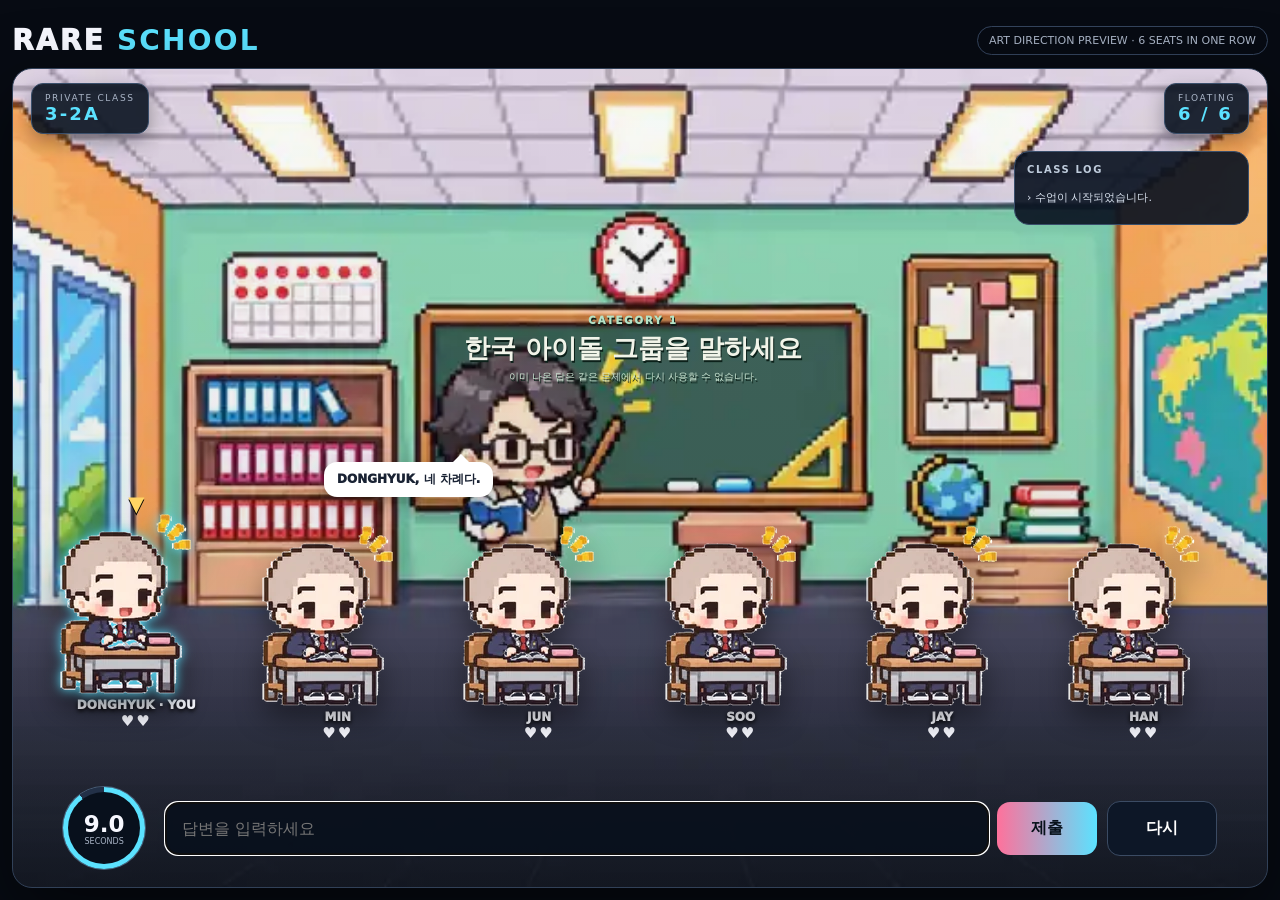
<file: art-preview.html>
<!doctype html>
<html lang="ko">
<head>
<meta charset="utf-8">
<meta name="viewport" content="width=device-width,initial-scale=1">
<title>RARE SCHOOL · Art Preview</title>
<style>
:root{--bg:none;--student:none;--ink:#f7f8ff;--muted:#aab5c7;--panel:#0c1422e8;--line:#34445d;--cyan:#5be2ff;--pink:#ff719b;--gold:#ffd463;--bad:#ff605f}
*{box-sizing:border-box}html,body{margin:0;background:#070b13;color:var(--ink);font-family:Inter,system-ui,-apple-system,"Segoe UI",sans-serif}
body{min-height:100vh}button,input{font:inherit}
.wrap{max-width:1536px;margin:auto;padding:12px}
.top{display:flex;justify-content:space-between;align-items:center;height:56px}.brand{font-size:28px;font-weight:1000;letter-spacing:.08em}.brand b{color:var(--cyan)}.chip{font-size:11px;color:var(--muted);border:1px solid var(--line);padding:7px 11px;border-radius:999px}
.stage{position:relative;min-height:820px;border:1px solid #314158;border-radius:20px;overflow:hidden;background-image:linear-gradient(180deg,rgba(5,8,13,.02),rgba(5,8,13,.13)),var(--bg);background-size:cover;background-position:center top;box-shadow:0 28px 75px #0008}
.stage:after{content:"";position:absolute;left:0;right:0;bottom:0;height:30%;background:linear-gradient(transparent,rgba(4,7,12,.56));pointer-events:none}
.roomhud{position:absolute;z-index:10;left:18px;right:18px;top:14px;display:flex;justify-content:space-between;pointer-events:none}.hudbox{background:#0a1321e6;border:1px solid #3a4f6b;border-radius:12px;padding:9px 13px;box-shadow:0 8px 20px #0005}.hudbox small{display:block;color:var(--muted);font-size:9px;letter-spacing:.18em}.hudbox b{font-size:18px;letter-spacing:.12em;color:var(--cyan)}
.boardText{position:absolute;z-index:5;left:33.7%;top:26.5%;width:31.5%;min-height:128px;padding:13px 18px;text-align:center;display:grid;align-content:center;color:#f1f4e9;text-shadow:1px 2px #0c211a}.boardText small{font-size:10px;color:#b5e2c6;letter-spacing:.2em;font-weight:1000}.boardText h1{font-size:clamp(18px,2vw,30px);line-height:1.24;margin:7px 0 5px}.boardText p{font-size:10px;color:#cce6d4;margin:0}
.teacherGlow{position:absolute;z-index:4;left:31%;top:30%;width:180px;height:230px;border-radius:50%;background:radial-gradient(circle,rgba(255,70,70,0),transparent 70%);transition:.2s;pointer-events:none}.teacherGlow.warn{background:radial-gradient(circle,rgba(255,145,64,.22),transparent 72%)}.teacherGlow.angry{background:radial-gradient(circle,rgba(255,50,50,.52),transparent 72%);animation:pulse .35s infinite alternate}
.bubble{position:absolute;z-index:11;left:24.8%;top:48%;padding:9px 13px;border-radius:13px;background:#fff;color:#192233;font-size:12px;font-weight:1000;box-shadow:0 7px 18px #0004}.bubble:after{content:"";position:absolute;right:24px;top:-8px;border:8px solid transparent;border-bottom-color:#fff;border-top:0}
.students{position:absolute;z-index:7;left:2.2%;right:2.2%;bottom:145px;display:grid;grid-template-columns:repeat(6,minmax(0,1fr));gap:10px;align-items:end}.seat{position:relative;text-align:center;transition:.18s;min-width:0}.sprite{width:min(100%,180px);aspect-ratio:180/189;background-image:var(--student);background-size:contain;background-position:center bottom;background-repeat:no-repeat;margin:auto;filter:drop-shadow(0 15px 14px #0006);transition:.16s}.seat.active{transform:translateY(-12px)}.seat.active .sprite{filter:drop-shadow(0 0 6px var(--cyan)) drop-shadow(0 15px 14px #0007)}.seat.active:before{content:"▼";position:absolute;left:50%;transform:translateX(-50%);top:-20px;color:var(--gold);font-size:21px;text-shadow:0 2px #000;animation:bob .55s infinite alternate}.seat.warn .sprite{filter:sepia(.16) saturate(1.45) hue-rotate(-12deg) drop-shadow(0 0 7px #ff9469)}.seat.panic .sprite{filter:sepia(.32) saturate(2.1) hue-rotate(-22deg) drop-shadow(0 0 11px #ff4b52)}.seat.timeout{animation:shake .13s linear 7}.seat.dead{opacity:.28;filter:grayscale(1)}.name{margin-top:-3px;font-size:12px;font-weight:1000;text-shadow:0 2px 4px #000}.life{font-size:15px;letter-spacing:2px}
.answerResult{position:absolute;z-index:12;left:50%;transform:translateX(-50%);bottom:238px;min-width:280px;text-align:center;background:#0a1220e8;border:1px solid #3d526e;border-radius:15px;padding:10px 18px;opacity:0;transition:.18s}.answerResult.show{opacity:1;transform:translateX(-50%) translateY(-5px)}.answerResult b{font-size:19px}.answerResult small{display:block;margin-top:3px;color:var(--muted)}
.dock{position:absolute;z-index:12;left:4%;right:4%;bottom:18px;display:grid;grid-template-columns:92px 1fr 110px;gap:10px;align-items:center}.timer{width:82px;height:82px;border-radius:50%;padding:5px;background:conic-gradient(var(--cyan) var(--pct,100%),#223047 0);box-shadow:0 0 0 1px #4a607b}.timer>div{width:72px;height:72px;border-radius:50%;background:#08101c;display:grid;place-items:center;text-align:center}.timer b{font-size:23px}.timer small{display:block;font-size:8px;color:var(--muted)}.form{display:grid;grid-template-columns:1fr 100px;gap:8px}.form input{min-width:0;background:#08101ce8;border:1px solid #3b506b;color:#fff;padding:16px;border-radius:13px;font-size:16px}.form button,.reset{border:0;border-radius:13px;padding:16px;font-weight:1000}.form button{background:linear-gradient(90deg,var(--pink),var(--cyan));color:#07111a}.reset{background:#0d1727;color:#fff;border:1px solid #3b4b63}
.sideLog{position:absolute;z-index:11;right:18px;top:82px;width:235px;max-height:310px;overflow:auto;background:#0a1321e9;border:1px solid #3a4f6b;border-radius:15px;padding:12px}.sideLog h3{font-size:10px;letter-spacing:.16em;margin:0 0 8px;color:#bfccdc}.entry{font-size:11px;color:#d8e1ee;padding:7px 0;border-bottom:1px solid #ffffff12}.entry:last-child{border:0}
@keyframes bob{to{transform:translate(-50%,-6px)}}@keyframes pulse{to{transform:scale(1.15)}}@keyframes shake{0%{transform:translateX(-5px)}50%{transform:translateX(5px)}100%{transform:translateX(0)}}
@media(max-width:980px){.stage{min-height:760px;background-size:auto 620px;background-repeat:no-repeat;background-position:center top}.sideLog{display:none}.students{gap:2px;left:0;right:0}.sprite{width:min(100%,145px)}.boardText{left:32%;width:36%}}
@media(max-width:650px){.wrap{padding:6px}.stage{min-height:720px}.boardText{left:29%;width:43%;top:25.5%}.boardText h1{font-size:16px}.bubble{left:13%;top:47%}.students{bottom:150px}.name{font-size:9px}.life{font-size:11px}.dock{grid-template-columns:68px 1fr 76px;left:6px;right:6px}.timer{width:62px;height:62px}.timer>div{width:52px;height:52px}.timer b{font-size:17px}.form{grid-template-columns:1fr 72px}.form input,.form button,.reset{padding:12px 8px}}
</style>
</head><body>
<div class="wrap"><div class="top"><div class="brand">RARE <b>SCHOOL</b></div><div class="chip">ART DIRECTION PREVIEW · 6 SEATS IN ONE ROW</div></div>
<div class="stage" id="stage">
 <div class="roomhud"><div class="hudbox"><small>PRIVATE CLASS</small><b>3-2A</b></div><div class="hudbox"><small>FLOATING</small><b id="floating">6 / 6</b></div></div>
 <div class="boardText"><small id="category">CATEGORY 1</small><h1 id="question">한국 아이돌 그룹을 말하세요</h1><p>이미 나온 답은 같은 문제에서 다시 사용할 수 없습니다.</p></div>
 <div id="teacherGlow" class="teacherGlow"></div><div id="bubble" class="bubble">DONGHYUK, 네 차례다.</div>
 <div class="sideLog"><h3>CLASS LOG</h3><div id="log"><div class="entry">› 수업이 시작되었습니다.</div></div></div>
 <div id="result" class="answerResult"><b id="resultBig">RARE!</b><small id="resultSub">+15 ⚡</small></div>
 <div id="students" class="students"></div>
 <div class="dock"><div id="timer" class="timer" style="--pct:100%"><div><div><b id="seconds">10.0</b><small>SECONDS</small></div></div></div><form id="form" class="form"><input id="answer" autocomplete="off" placeholder="답변을 입력하세요"><button>제출</button></form><button id="reset" class="reset">다시</button></div>
</div></div>
<script>
async function loadAssets(){
  const get = p => fetch(p,{cache:"no-store"}).then(r=>{if(!r.ok)throw new Error(p);return r.text()});
  const [b1,b2,b3,b4,s1,s2] = await Promise.all([
    get("assets/bg1.txt"),get("assets/bg2.txt"),get("assets/bg3.txt"),get("assets/bg4.txt"),
    get("assets/student1.txt"),get("assets/student2.txt")
  ]);
  document.documentElement.style.setProperty("--bg",`url("data:image/webp;base64,${b1+b2+b3+b4}")`);
  document.documentElement.style.setProperty("--student",`url("data:image/webp;base64,${s1+s2}")`);
}
const Q=[["방탄소년단","COMMON"],["블랙핑크","COMMON"],["에스파","UNCOMMON"],["세븐틴","UNCOMMON"],["샤이니","RARE"],["비투비","EPIC"],["크나큰","UNIQUE"]];
const N=["DONGHYUK","MIN","JUN","SOO","JAY","HAN"];let turn=0,lives=[2,2,2,2,2,2],deadline=0,timer=null,locked=false,lastTimeout=-1,used=new Set();
const $=id=>document.getElementById(id);
function hearts(n){return "♥".repeat(Math.max(0,n))+"♡".repeat(Math.max(0,2-n))}
function draw(){let left=Math.max(0,(deadline-performance.now())/1000);$("students").innerHTML=N.map((n,i)=>`<div class="seat ${i===turn?"active":""} ${lives[i]<=0?"dead":""}" data-i="${i}"><div class="sprite"></div><div class="name">${n}${i===0?" · YOU":""}</div><div class="life">${hearts(lives[i])}</div></div>`).join("");if(lastTimeout>=0){let e=document.querySelector(`[data-i="${lastTimeout}"]`);if(e)e.classList.add("timeout");lastTimeout=-1}}
function start(){clearInterval(timer);locked=false;deadline=performance.now()+10000;$("answer").value="";$("answer").disabled=turn!==0;$("bubble").textContent=N[turn]+", 네 차례다.";$("teacherGlow").className="teacherGlow";draw();timer=setInterval(tick,50);if(turn!==0)setTimeout(bot,1200+Math.random()*1500);else $("answer").focus()}
function tick(){let left=Math.max(0,deadline-performance.now()),s=left/1000;$("seconds").textContent=s.toFixed(1);$("timer").style.setProperty("--pct",(left/10000*100)+"%");let seat=document.querySelector(`[data-i="${turn}"]`);document.querySelectorAll(".seat").forEach(e=>e.classList.remove("warn","panic"));if(s<=2.5){$("teacherGlow").className="teacherGlow angry";$("bubble").textContent="빨리! 시간 없어!";if(seat)seat.classList.add("panic")}else if(s<=5.5){$("teacherGlow").className="teacherGlow warn";$("bubble").textContent=N[turn]+", 빨리 생각해!";if(seat)seat.classList.add("warn")}if(left<=0)timeout()}
function next(){do{turn=(turn+1)%6}while(lives[turn]<=0&&lives.some(x=>x>0));start()}
function timeout(){if(locked)return;locked=true;clearInterval(timer);lives[turn]--;lastTimeout=turn;$("teacherGlow").className="teacherGlow angry";$("bubble").textContent=N[turn]+"! 시간 초과!";show("TIME OUT","라이프 -1");log(N[turn]+" 시간 초과 · LIFE -1");draw();setTimeout(next,1000)}
function show(a,b){$("resultBig").textContent=a;$("resultSub").textContent=b;$("result").classList.add("show");setTimeout(()=>$("result").classList.remove("show"),800)}
function log(t){$("log").insertAdjacentHTML("afterbegin",`<div class="entry">› ${t}</div>`)}
function submit(v){if(turn!==0||locked)return;let n=v.toLowerCase().replace(/\s/g,"");let hit=Q.find(([a])=>a.toLowerCase().replace(/\s/g,"")===n);if(!hit){show("NOT ACCEPTED","시간은 계속 흐릅니다.");$("answer").select();return}if(used.has(hit[0])){show("ALREADY TAKEN","다른 답을 입력하세요.");return}used.add(hit[0]);locked=true;clearInterval(timer);let pts={COMMON:5,UNCOMMON:10,RARE:15,EPIC:20,UNIQUE:25}[hit[1]];show(hit[0],hit[1]+" · +"+pts+" ⚡");log("DONGHYUK: "+hit[0]+" · "+hit[1]);setTimeout(next,850)}
function bot(){if(locked||turn===0)return;if(Math.random()<.18)return;let pool=Q.filter(x=>!used.has(x[0]));if(!pool.length)return;let hit=pool[Math.floor(Math.random()*pool.length)];used.add(hit[0]);locked=true;clearInterval(timer);show(hit[0],hit[1]);log(N[turn]+": "+hit[0]+" · "+hit[1]);setTimeout(next,850)}
$("form").addEventListener("submit",e=>{e.preventDefault();submit($("answer").value.trim())});$("reset").addEventListener("click",()=>{turn=0;lives=[2,2,2,2,2,2];used.clear();start()});loadAssets().then(()=>{draw();start()}).catch(err=>{console.error(err);$("bubble").textContent="에셋 로딩 실패 · 새로고침해주세요";});
</script></body></html>
</file>
